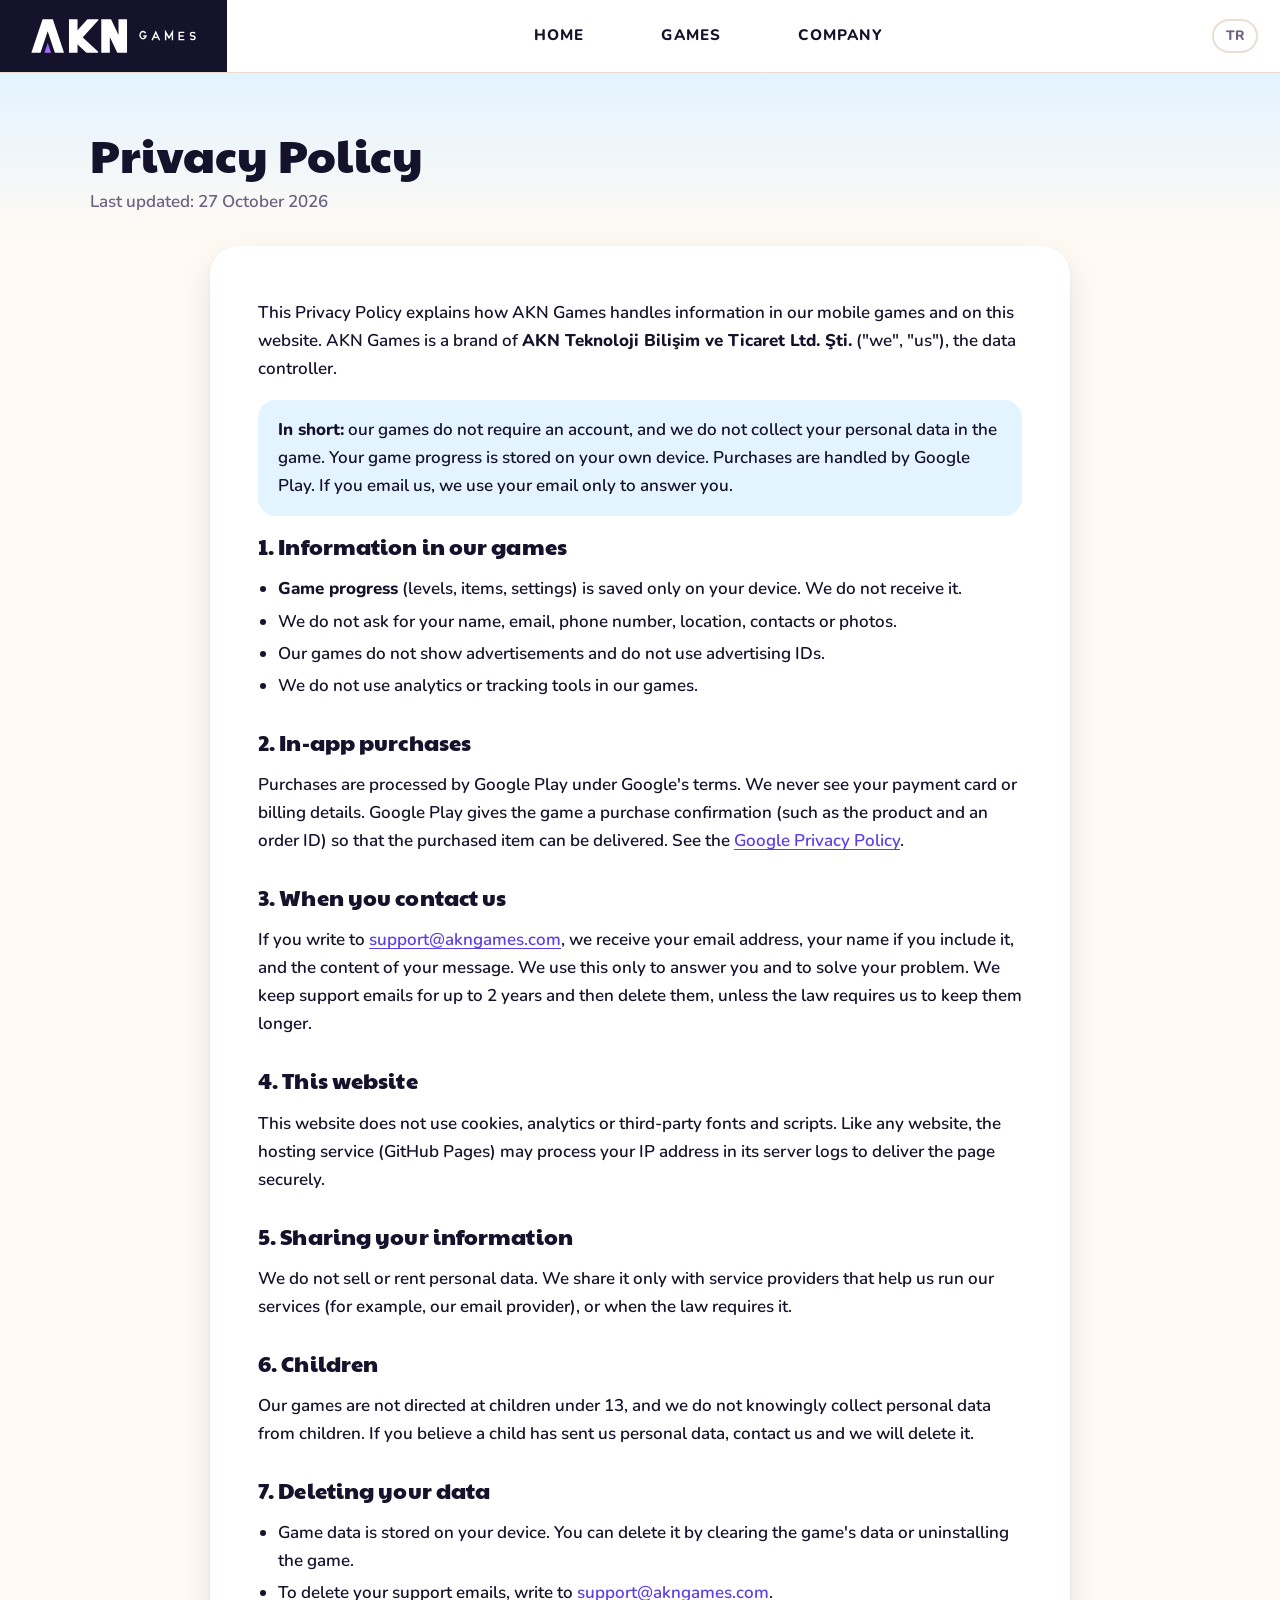
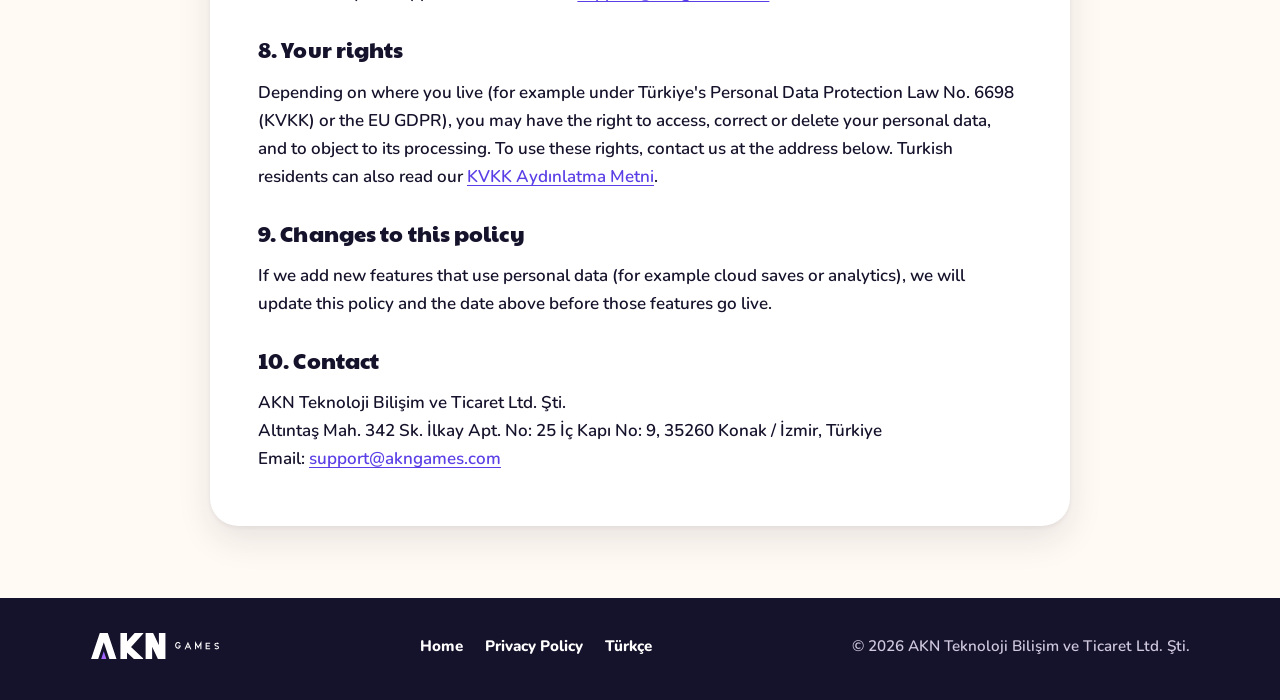
<file: privacy.html>
<!doctype html>
<html lang="en">
<head>
<meta charset="utf-8">
<meta name="viewport" content="width=device-width, initial-scale=1">
<title>Privacy Policy – AKN Games</title>
<meta name="description" content="Privacy Policy for AKN Games mobile games.">
<link rel="icon" href="favicon.svg" type="image/svg+xml">
<link rel="preload" href="fonts/paytone-one.woff2" as="font" type="font/woff2" crossorigin>
<link rel="stylesheet" href="style.css">
<link rel="alternate" hreflang="tr" href="https://akngames.com/tr/gizlilik.html">
</head>
<body>
<header class="nav">
  <a class="logo" href="index.html"><img src="img/logo-beyaz.svg" alt="AKN Games" width="204" height="44"></a>
  <nav aria-label="Main">
    <a href="index.html">Home</a>
    <a href="index.html#games">Games</a>
    <a href="index.html#company">Company</a>
  </nav>
  <div class="lang"><a href="tr/gizlilik.html" hreflang="tr" lang="tr">TR</a></div>
</header>

<section class="doc-top"><div class="wrap"><h1>Privacy Policy</h1><p class="date">Last updated: 27 October 2026</p></div></section>

<main class="doc">

  <p>This Privacy Policy explains how AKN Games handles information in our mobile games and on this website. AKN Games is a brand of <strong>AKN Teknoloji Bilişim ve Ticaret Ltd. Şti.</strong> ("we", "us"), the data controller.</p>

  <div class="box">
    <strong>In short:</strong> our games do not require an account, and we do not collect your personal data in the game. Your game progress is stored on your own device. Purchases are handled by Google Play. If you email us, we use your email only to answer you.
  </div>

  <h2>1. Information in our games</h2>
  <ul>
    <li><strong>Game progress</strong> (levels, items, settings) is saved only on your device. We do not receive it.</li>
    <li>We do not ask for your name, email, phone number, location, contacts or photos.</li>
    <li>Our games do not show advertisements and do not use advertising IDs.</li>
    <li>We do not use analytics or tracking tools in our games.</li>
  </ul>

  <h2>2. In-app purchases</h2>
  <p>Purchases are processed by Google Play under Google's terms. We never see your payment card or billing details. Google Play gives the game a purchase confirmation (such as the product and an order ID) so that the purchased item can be delivered. See the <a href="https://policies.google.com/privacy" rel="noopener">Google Privacy Policy</a>.</p>

  <h2>3. When you contact us</h2>
  <p>If you write to <a href="mailto:support@akngames.com">support@akngames.com</a>, we receive your email address, your name if you include it, and the content of your message. We use this only to answer you and to solve your problem. We keep support emails for up to 2 years and then delete them, unless the law requires us to keep them longer.</p>

  <h2>4. This website</h2>
  <p>This website does not use cookies, analytics or third-party fonts and scripts. Like any website, the hosting service (GitHub Pages) may process your IP address in its server logs to deliver the page securely.</p>

  <h2>5. Sharing your information</h2>
  <p>We do not sell or rent personal data. We share it only with service providers that help us run our services (for example, our email provider), or when the law requires it.</p>

  <h2>6. Children</h2>
  <p>Our games are not directed at children under 13, and we do not knowingly collect personal data from children. If you believe a child has sent us personal data, contact us and we will delete it.</p>

  <h2>7. Deleting your data</h2>
  <ul>
    <li>Game data is stored on your device. You can delete it by clearing the game's data or uninstalling the game.</li>
    <li>To delete your support emails, write to <a href="mailto:support@akngames.com">support@akngames.com</a>.</li>
  </ul>

  <h2>8. Your rights</h2>
  <p>Depending on where you live (for example under Türkiye's Personal Data Protection Law No. 6698 (KVKK) or the EU GDPR), you may have the right to access, correct or delete your personal data, and to object to its processing. To use these rights, contact us at the address below. Turkish residents can also read our <a href="tr/kvkk.html" lang="tr">KVKK Aydınlatma Metni</a>.</p>

  <h2>9. Changes to this policy</h2>
  <p>If we add new features that use personal data (for example cloud saves or analytics), we will update this policy and the date above before those features go live.</p>

  <h2>10. Contact</h2>
  <p>AKN Teknoloji Bilişim ve Ticaret Ltd. Şti.<br>Altıntaş Mah. 342 Sk. İlkay Apt. No: 25 İç Kapı No: 9, 35260 Konak / İzmir, Türkiye<br>Email: <a href="mailto:support@akngames.com">support@akngames.com</a></p>
</main>

<footer class="foot">
  <div class="wrap">
    <span class="foot-brand"><img src="img/logo-beyaz.svg" alt="AKN Games" width="148" height="32"></span>
    <nav aria-label="Footer"><a href="index.html">Home</a><a href="privacy.html">Privacy Policy</a><a href="tr/gizlilik.html">Türkçe</a></nav>
    <span>© 2026 AKN Teknoloji Bilişim ve Ticaret Ltd. Şti.</span>
  </div>
</footer>
</body>
</html>
</file>
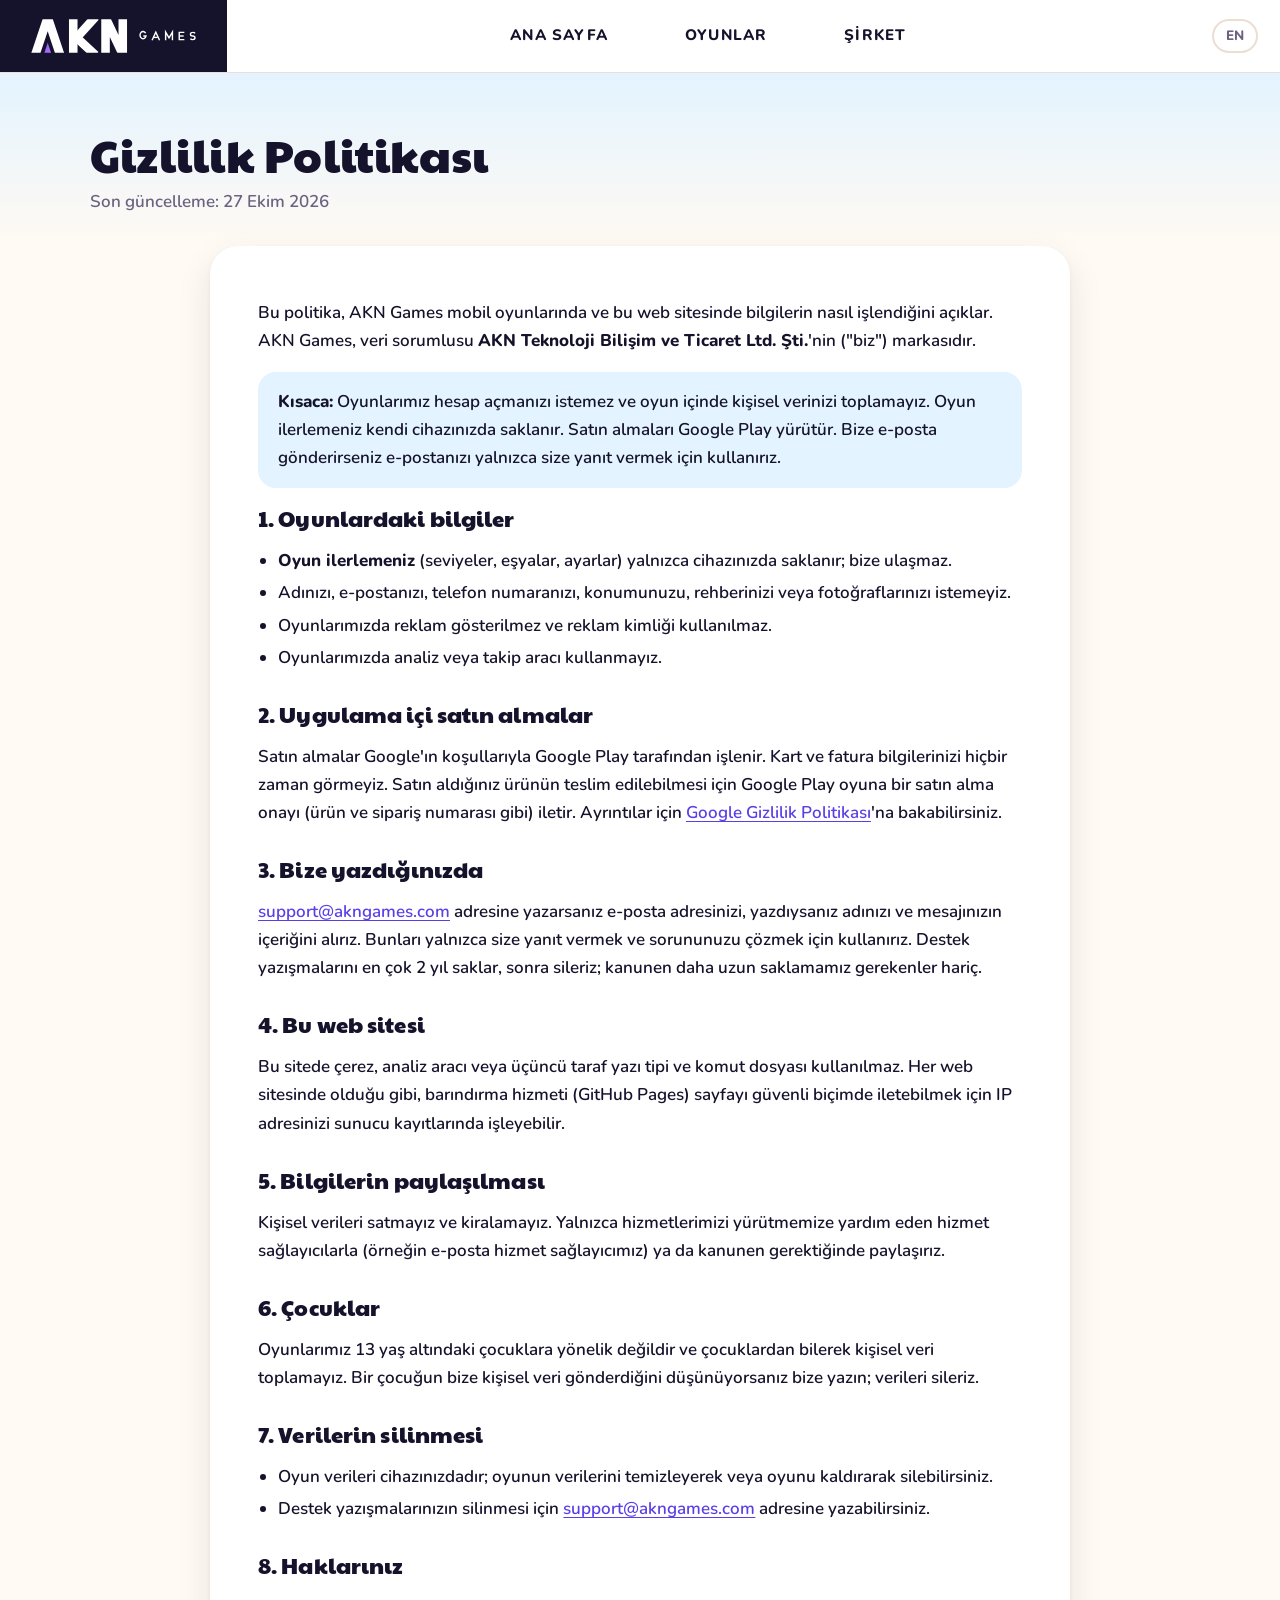
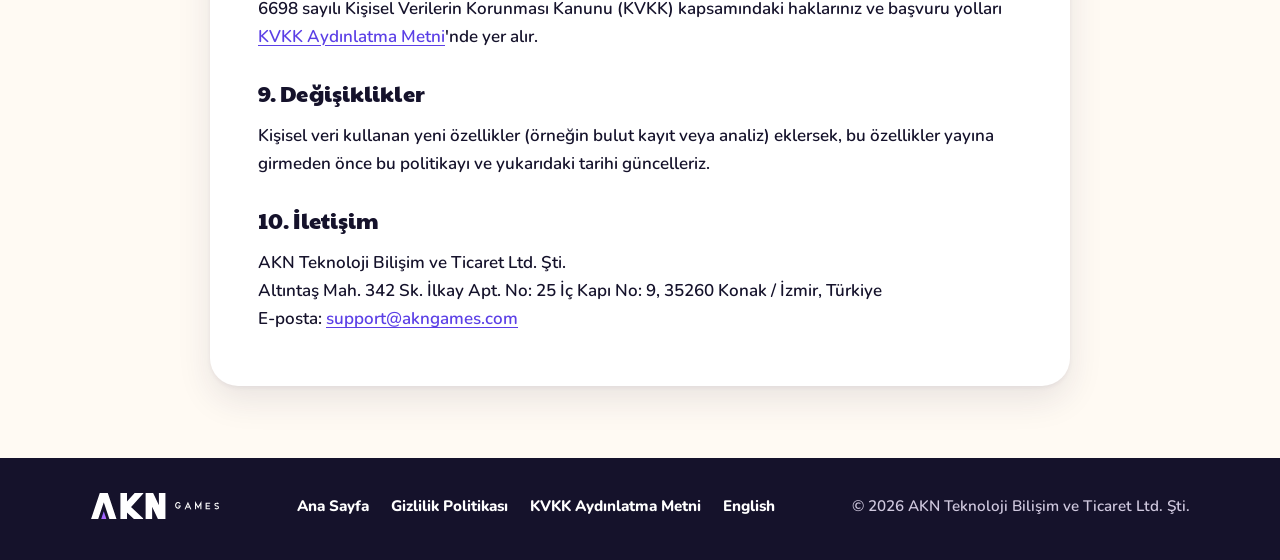
<file: tr/gizlilik.html>
<!doctype html>
<html lang="tr">
<head>
<meta charset="utf-8">
<meta name="viewport" content="width=device-width, initial-scale=1">
<title>Gizlilik Politikası – AKN Games</title>
<meta name="description" content="AKN Games mobil oyunları için gizlilik politikası.">
<link rel="icon" href="../favicon.svg" type="image/svg+xml">
<link rel="preload" href="../fonts/paytone-one.woff2" as="font" type="font/woff2" crossorigin>
<link rel="stylesheet" href="../style.css">
<link rel="alternate" hreflang="en" href="https://akngames.com/privacy.html">
</head>
<body>
<header class="nav">
  <a class="logo" href="index.html"><img src="../img/logo-beyaz.svg" alt="AKN Games" width="204" height="44"></a>
  <nav aria-label="Ana menü">
    <a href="index.html">Ana Sayfa</a>
    <a href="index.html#games">Oyunlar</a>
    <a href="index.html#company">Şirket</a>
  </nav>
  <div class="lang"><a href="../privacy.html" hreflang="en" lang="en">EN</a></div>
</header>

<section class="doc-top"><div class="wrap"><h1>Gizlilik Politikası</h1><p class="date">Son güncelleme: 27 Ekim 2026</p></div></section>

<main class="doc">

  <p>Bu politika, AKN Games mobil oyunlarında ve bu web sitesinde bilgilerin nasıl işlendiğini açıklar. AKN Games, veri sorumlusu <strong>AKN Teknoloji Bilişim ve Ticaret Ltd. Şti.</strong>'nin ("biz") markasıdır.</p>

  <div class="box">
    <strong>Kısaca:</strong> Oyunlarımız hesap açmanızı istemez ve oyun içinde kişisel verinizi toplamayız. Oyun ilerlemeniz kendi cihazınızda saklanır. Satın almaları Google Play yürütür. Bize e-posta gönderirseniz e-postanızı yalnızca size yanıt vermek için kullanırız.
  </div>

  <h2>1. Oyunlardaki bilgiler</h2>
  <ul>
    <li><strong>Oyun ilerlemeniz</strong> (seviyeler, eşyalar, ayarlar) yalnızca cihazınızda saklanır; bize ulaşmaz.</li>
    <li>Adınızı, e-postanızı, telefon numaranızı, konumunuzu, rehberinizi veya fotoğraflarınızı istemeyiz.</li>
    <li>Oyunlarımızda reklam gösterilmez ve reklam kimliği kullanılmaz.</li>
    <li>Oyunlarımızda analiz veya takip aracı kullanmayız.</li>
  </ul>

  <h2>2. Uygulama içi satın almalar</h2>
  <p>Satın almalar Google'ın koşullarıyla Google Play tarafından işlenir. Kart ve fatura bilgilerinizi hiçbir zaman görmeyiz. Satın aldığınız ürünün teslim edilebilmesi için Google Play oyuna bir satın alma onayı (ürün ve sipariş numarası gibi) iletir. Ayrıntılar için <a href="https://policies.google.com/privacy?hl=tr" rel="noopener">Google Gizlilik Politikası</a>'na bakabilirsiniz.</p>

  <h2>3. Bize yazdığınızda</h2>
  <p><a href="mailto:support@akngames.com">support@akngames.com</a> adresine yazarsanız e-posta adresinizi, yazdıysanız adınızı ve mesajınızın içeriğini alırız. Bunları yalnızca size yanıt vermek ve sorununuzu çözmek için kullanırız. Destek yazışmalarını en çok 2 yıl saklar, sonra sileriz; kanunen daha uzun saklamamız gerekenler hariç.</p>

  <h2>4. Bu web sitesi</h2>
  <p>Bu sitede çerez, analiz aracı veya üçüncü taraf yazı tipi ve komut dosyası kullanılmaz. Her web sitesinde olduğu gibi, barındırma hizmeti (GitHub Pages) sayfayı güvenli biçimde iletebilmek için IP adresinizi sunucu kayıtlarında işleyebilir.</p>

  <h2>5. Bilgilerin paylaşılması</h2>
  <p>Kişisel verileri satmayız ve kiralamayız. Yalnızca hizmetlerimizi yürütmemize yardım eden hizmet sağlayıcılarla (örneğin e-posta hizmet sağlayıcımız) ya da kanunen gerektiğinde paylaşırız.</p>

  <h2>6. Çocuklar</h2>
  <p>Oyunlarımız 13 yaş altındaki çocuklara yönelik değildir ve çocuklardan bilerek kişisel veri toplamayız. Bir çocuğun bize kişisel veri gönderdiğini düşünüyorsanız bize yazın; verileri sileriz.</p>

  <h2>7. Verilerin silinmesi</h2>
  <ul>
    <li>Oyun verileri cihazınızdadır; oyunun verilerini temizleyerek veya oyunu kaldırarak silebilirsiniz.</li>
    <li>Destek yazışmalarınızın silinmesi için <a href="mailto:support@akngames.com">support@akngames.com</a> adresine yazabilirsiniz.</li>
  </ul>

  <h2>8. Haklarınız</h2>
  <p>6698 sayılı Kişisel Verilerin Korunması Kanunu (KVKK) kapsamındaki haklarınız ve başvuru yolları <a href="kvkk.html">KVKK Aydınlatma Metni</a>'nde yer alır.</p>

  <h2>9. Değişiklikler</h2>
  <p>Kişisel veri kullanan yeni özellikler (örneğin bulut kayıt veya analiz) eklersek, bu özellikler yayına girmeden önce bu politikayı ve yukarıdaki tarihi güncelleriz.</p>

  <h2>10. İletişim</h2>
  <p>AKN Teknoloji Bilişim ve Ticaret Ltd. Şti.<br>Altıntaş Mah. 342 Sk. İlkay Apt. No: 25 İç Kapı No: 9, 35260 Konak / İzmir, Türkiye<br>E-posta: <a href="mailto:support@akngames.com">support@akngames.com</a></p>
</main>

<footer class="foot">
  <div class="wrap">
    <span class="foot-brand"><img src="../img/logo-beyaz.svg" alt="AKN Games" width="148" height="32"></span>
    <nav aria-label="Footer"><a href="index.html">Ana Sayfa</a><a href="gizlilik.html">Gizlilik Politikası</a><a href="kvkk.html">KVKK Aydınlatma Metni</a><a href="../privacy.html">English</a></nav>
    <span>© 2026 AKN Teknoloji Bilişim ve Ticaret Ltd. Şti.</span>
  </div>
</footer>
</body>
</html>
</file>
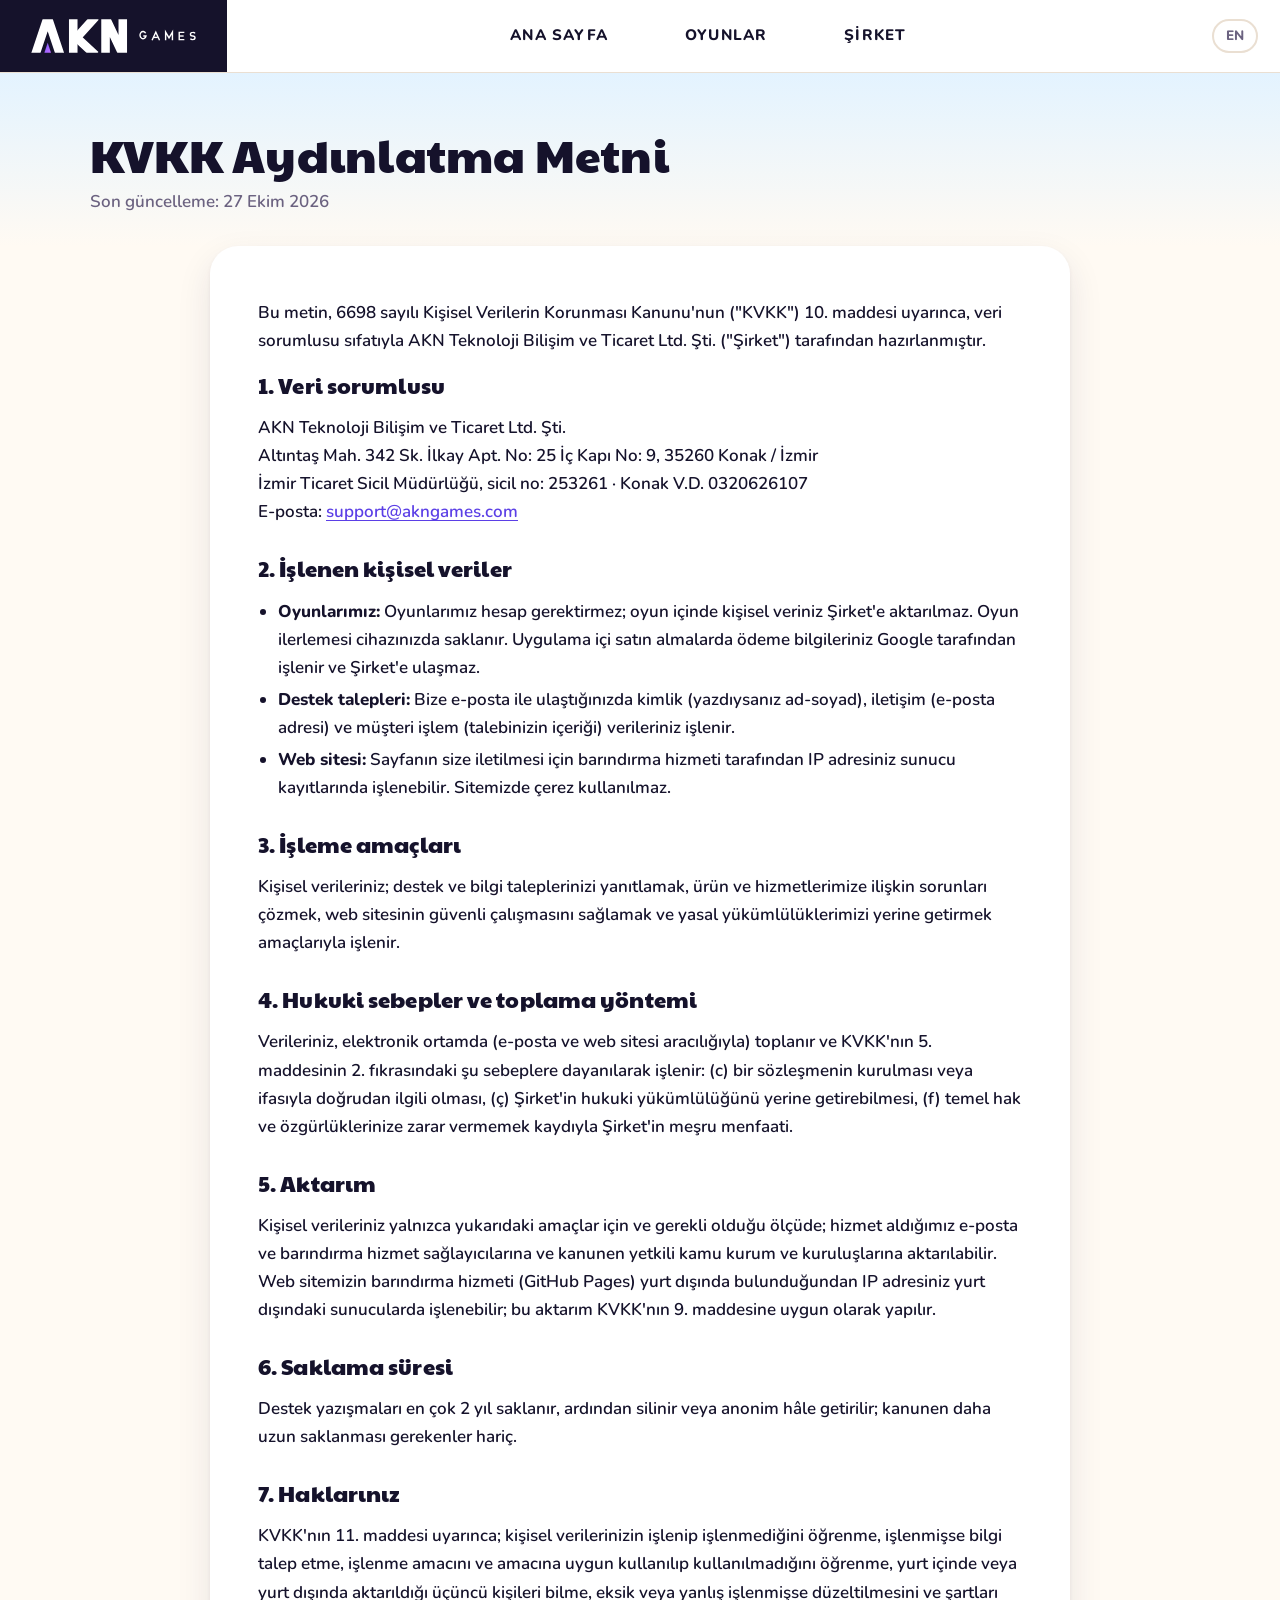
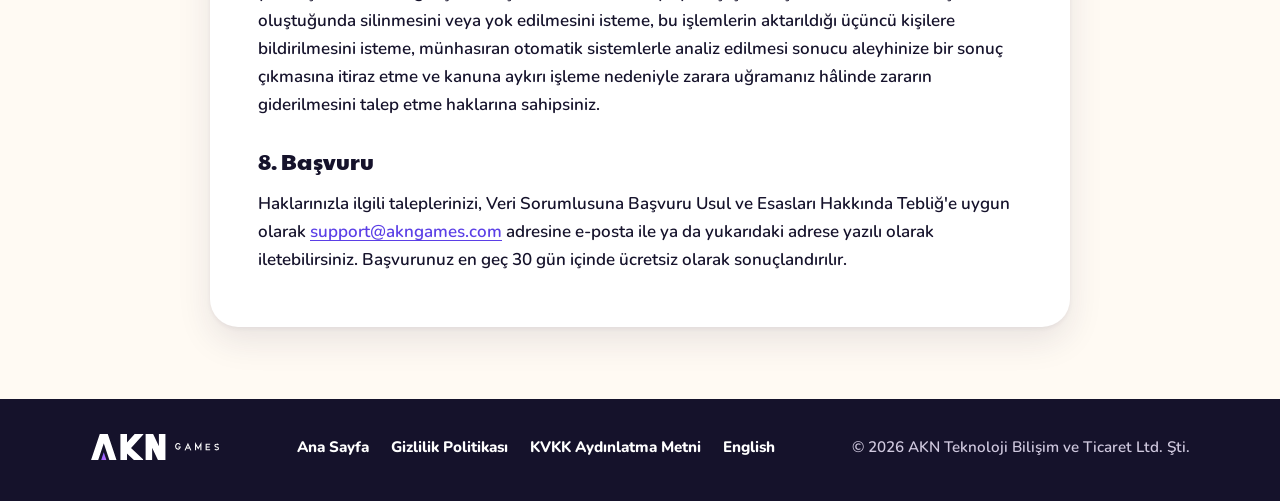
<file: tr/kvkk.html>
<!doctype html>
<html lang="tr">
<head>
<meta charset="utf-8">
<meta name="viewport" content="width=device-width, initial-scale=1">
<title>KVKK Aydınlatma Metni – AKN Games</title>
<meta name="description" content="6698 sayılı KVKK kapsamında aydınlatma metni.">
<link rel="icon" href="../favicon.svg" type="image/svg+xml">
<link rel="preload" href="../fonts/paytone-one.woff2" as="font" type="font/woff2" crossorigin>
<link rel="stylesheet" href="../style.css">
</head>
<body>
<header class="nav">
  <a class="logo" href="index.html"><img src="../img/logo-beyaz.svg" alt="AKN Games" width="204" height="44"></a>
  <nav aria-label="Ana menü">
    <a href="index.html">Ana Sayfa</a>
    <a href="index.html#games">Oyunlar</a>
    <a href="index.html#company">Şirket</a>
  </nav>
  <div class="lang"><a href="../privacy.html" hreflang="en" lang="en">EN</a></div>
</header>

<section class="doc-top"><div class="wrap"><h1>KVKK Aydınlatma Metni</h1><p class="date">Son güncelleme: 27 Ekim 2026</p></div></section>

<main class="doc">

  <p>Bu metin, 6698 sayılı Kişisel Verilerin Korunması Kanunu'nun ("KVKK") 10. maddesi uyarınca, veri sorumlusu sıfatıyla AKN Teknoloji Bilişim ve Ticaret Ltd. Şti. ("Şirket") tarafından hazırlanmıştır.</p>

  <h2>1. Veri sorumlusu</h2>
  <p>AKN Teknoloji Bilişim ve Ticaret Ltd. Şti.<br>Altıntaş Mah. 342 Sk. İlkay Apt. No: 25 İç Kapı No: 9, 35260 Konak / İzmir<br>İzmir Ticaret Sicil Müdürlüğü, sicil no: 253261 · Konak V.D. 0320626107<br>E-posta: <a href="mailto:support@akngames.com">support@akngames.com</a></p>

  <h2>2. İşlenen kişisel veriler</h2>
  <ul>
    <li><strong>Oyunlarımız:</strong> Oyunlarımız hesap gerektirmez; oyun içinde kişisel veriniz Şirket'e aktarılmaz. Oyun ilerlemesi cihazınızda saklanır. Uygulama içi satın almalarda ödeme bilgileriniz Google tarafından işlenir ve Şirket'e ulaşmaz.</li>
    <li><strong>Destek talepleri:</strong> Bize e-posta ile ulaştığınızda kimlik (yazdıysanız ad-soyad), iletişim (e-posta adresi) ve müşteri işlem (talebinizin içeriği) verileriniz işlenir.</li>
    <li><strong>Web sitesi:</strong> Sayfanın size iletilmesi için barındırma hizmeti tarafından IP adresiniz sunucu kayıtlarında işlenebilir. Sitemizde çerez kullanılmaz.</li>
  </ul>

  <h2>3. İşleme amaçları</h2>
  <p>Kişisel verileriniz; destek ve bilgi taleplerinizi yanıtlamak, ürün ve hizmetlerimize ilişkin sorunları çözmek, web sitesinin güvenli çalışmasını sağlamak ve yasal yükümlülüklerimizi yerine getirmek amaçlarıyla işlenir.</p>

  <h2>4. Hukuki sebepler ve toplama yöntemi</h2>
  <p>Verileriniz, elektronik ortamda (e-posta ve web sitesi aracılığıyla) toplanır ve KVKK'nın 5. maddesinin 2. fıkrasındaki şu sebeplere dayanılarak işlenir: (c) bir sözleşmenin kurulması veya ifasıyla doğrudan ilgili olması, (ç) Şirket'in hukuki yükümlülüğünü yerine getirebilmesi, (f) temel hak ve özgürlüklerinize zarar vermemek kaydıyla Şirket'in meşru menfaati.</p>

  <h2>5. Aktarım</h2>
  <p>Kişisel verileriniz yalnızca yukarıdaki amaçlar için ve gerekli olduğu ölçüde; hizmet aldığımız e-posta ve barındırma hizmet sağlayıcılarına ve kanunen yetkili kamu kurum ve kuruluşlarına aktarılabilir. Web sitemizin barındırma hizmeti (GitHub Pages) yurt dışında bulunduğundan IP adresiniz yurt dışındaki sunucularda işlenebilir; bu aktarım KVKK'nın 9. maddesine uygun olarak yapılır.</p>

  <h2>6. Saklama süresi</h2>
  <p>Destek yazışmaları en çok 2 yıl saklanır, ardından silinir veya anonim hâle getirilir; kanunen daha uzun saklanması gerekenler hariç.</p>

  <h2>7. Haklarınız</h2>
  <p>KVKK'nın 11. maddesi uyarınca; kişisel verilerinizin işlenip işlenmediğini öğrenme, işlenmişse bilgi talep etme, işlenme amacını ve amacına uygun kullanılıp kullanılmadığını öğrenme, yurt içinde veya yurt dışında aktarıldığı üçüncü kişileri bilme, eksik veya yanlış işlenmişse düzeltilmesini ve şartları oluştuğunda silinmesini veya yok edilmesini isteme, bu işlemlerin aktarıldığı üçüncü kişilere bildirilmesini isteme, münhasıran otomatik sistemlerle analiz edilmesi sonucu aleyhinize bir sonuç çıkmasına itiraz etme ve kanuna aykırı işleme nedeniyle zarara uğramanız hâlinde zararın giderilmesini talep etme haklarına sahipsiniz.</p>

  <h2>8. Başvuru</h2>
  <p>Haklarınızla ilgili taleplerinizi, Veri Sorumlusuna Başvuru Usul ve Esasları Hakkında Tebliğ'e uygun olarak <a href="mailto:support@akngames.com">support@akngames.com</a> adresine e-posta ile ya da yukarıdaki adrese yazılı olarak iletebilirsiniz. Başvurunuz en geç 30 gün içinde ücretsiz olarak sonuçlandırılır.</p>
</main>

<footer class="foot">
  <div class="wrap">
    <span class="foot-brand"><img src="../img/logo-beyaz.svg" alt="AKN Games" width="148" height="32"></span>
    <nav aria-label="Footer"><a href="index.html">Ana Sayfa</a><a href="gizlilik.html">Gizlilik Politikası</a><a href="kvkk.html">KVKK Aydınlatma Metni</a><a href="../privacy.html">English</a></nav>
    <span>© 2026 AKN Teknoloji Bilişim ve Ticaret Ltd. Şti.</span>
  </div>
</footer>
</body>
</html>
</file>
<file: style.css>
/* AKN Games sitesi. Duzen higgsgame.com orneginden (renkli logo blogu + sade menu, tam genislik oyun gorseli,
   "Featured Game" satiri, sirket ve iletisim). Yazi tipleri oyundakiyle ayni ve sitede barinir (ucuncu tarafa istek yok). */
@font-face { font-family: "Paytone One"; src: url("fonts/paytone-one.woff2") format("woff2"); font-weight: 400; font-display: swap; }
@font-face { font-family: "Nunito"; src: url("fonts/nunito-600.woff2") format("woff2"); font-weight: 600; font-display: swap; }
@font-face { font-family: "Nunito"; src: url("fonts/nunito-800.woff2") format("woff2"); font-weight: 800; font-display: swap; }

:root {
  --brand: #7b5cff;
  --brand-dark: #5b3fe6;
  --sky: #3fa9f5;
  --sky-soft: #e3f3ff;
  --sun: #ffc83a;
  --leaf: #2fbf71;
  --leaf-dark: #1f9a58;
  --ink: #15122b;
  --muted: #6b6280;
  --bg: #fffaf3;
  --soft: #f6efe5;
  --card: #ffffff;
  --line: #eadfd2;
  --radius: 22px;
  --shadow: 0 2px 4px rgba(43, 33, 64, .06), 0 14px 34px rgba(43, 33, 64, .10);
  --display: "Paytone One", "Arial Rounded MT Bold", "Segoe UI", system-ui, sans-serif;
  --body: "Nunito", "Segoe UI", system-ui, -apple-system, Roboto, Arial, sans-serif;
}
* { box-sizing: border-box; }
html { scroll-behavior: smooth; -webkit-text-size-adjust: 100%; }
body { margin: 0; background: var(--bg); color: var(--ink); font: 600 17px/1.65 var(--body); }
img { max-width: 100%; display: block; }
a { color: var(--brand-dark); text-underline-offset: 3px; }
a:focus-visible, .btn:focus-visible { outline: 3px solid var(--sky); outline-offset: 3px; border-radius: 10px; }
h1, h2, h3 { font-family: var(--display); font-weight: 400; line-height: 1.12; margin: 0; letter-spacing: .005em; }
.wrap { max-width: 1140px; margin: 0 auto; padding: 0 20px; }

/* ---------------------------------------------------------------- ust menu */
.nav { position: sticky; top: 0; z-index: 20; display: flex; align-items: stretch; background: #fff; box-shadow: 0 1px 0 var(--line); }
.logo { display: flex; align-items: center; background: var(--ink); text-decoration: none; padding: 0 30px; min-height: 72px; }
.logo img { height: 36px; width: auto; }
.nav nav { flex: 1; display: flex; align-items: center; justify-content: center; gap: clamp(18px, 6vw, 90px); padding: 0 16px; }
.nav nav a { color: var(--ink); text-decoration: none; font-weight: 800; font-size: .95rem; letter-spacing: .08em; text-transform: uppercase; }
.nav nav a:hover, .nav nav a[aria-current="page"] { color: var(--brand); }
.lang { display: flex; align-items: center; padding: 0 22px; }
.lang a { color: var(--muted); font-weight: 800; font-size: .85rem; text-decoration: none; border: 2px solid var(--line); border-radius: 999px; padding: 4px 12px; }
.lang a:hover { border-color: var(--brand); color: var(--brand); }

/* ---------------------------------------------------------------- ana banner (kayan) */
.slider { position: relative; overflow: hidden; background: #cfe9ff; }
.slides { position: relative; height: clamp(460px, 40vw, 680px); }
.slide { position: absolute; inset: 0; opacity: 0; visibility: hidden; transition: opacity .8s ease, visibility .8s; }
.slide.on { opacity: 1; visibility: visible; }
.slide > img { position: absolute; inset: 0; width: 100%; height: 100%; object-fit: cover; object-position: 70% 0%; }   /* ust kirpilmasin: Ella'nin topuzu */
.slide::after { content: ""; position: absolute; inset: 0; pointer-events: none;
  background: linear-gradient(90deg, rgba(255, 250, 243, .94) 0%, rgba(255, 250, 243, .78) 30%, rgba(255, 250, 243, 0) 56%); }
.slide-txt { position: relative; z-index: 2; height: 100%; display: flex; flex-direction: column; justify-content: center; align-items: flex-start; }
.slide-txt > * { max-width: 470px; }
.game-logo { width: min(250px, 60%); height: auto; margin: 0 0 8px -6px; filter: drop-shadow(0 10px 16px rgba(21, 18, 43, .18)); }
.slide h1 { font-size: clamp(1.8rem, 3.2vw, 2.7rem); margin: 0 0 10px; text-wrap: balance; }
.slide p { color: var(--muted); font-size: 1.12rem; margin: 0 0 24px; }
.slider-badge { position: absolute; z-index: 5; top: 22px; right: 26px; margin: 0; }
.arrow { position: absolute; z-index: 5; top: 50%; transform: translateY(-50%); width: 48px; height: 48px; border: 0; border-radius: 50%;
  background: rgba(255, 255, 255, .85); color: var(--ink); font-size: 2rem; line-height: 1; cursor: pointer; box-shadow: var(--shadow); }
.arrow:hover { background: #fff; }
.arrow:focus-visible, .dots button:focus-visible { outline: 3px solid var(--brand); outline-offset: 3px; }
.prev { left: 14px; }
.next { right: 14px; }
.dots { position: absolute; z-index: 5; left: 0; right: 0; bottom: 18px; display: flex; justify-content: center; gap: 10px; }
.dots button { width: 12px; height: 12px; padding: 0; border: 2px solid #fff; border-radius: 50%; background: rgba(255, 255, 255, .5); cursor: pointer; box-shadow: 0 1px 4px rgba(0, 0, 0, .25); }
.dots button[aria-current="true"] { background: var(--brand); border-color: #fff; width: 28px; border-radius: 999px; }
.eyebrow { display: inline-block; font-weight: 800; font-size: .85rem; letter-spacing: .14em; text-transform: uppercase; color: var(--brand-dark); background: #fff; border-radius: 999px; padding: 6px 14px; box-shadow: var(--shadow); margin-bottom: 18px; }
.actions { display: flex; flex-wrap: wrap; gap: 14px; align-items: center; }

/* oyun dugmeleri (oyundaki yesil dugme gibi) */
.btn { display: inline-flex; align-items: center; gap: 10px; text-decoration: none; font-weight: 800; font-size: 1rem; border-radius: 999px; padding: 13px 26px; transition: transform .15s ease; }
.btn:hover { transform: translateY(-2px); }
.btn-play { color: #fff; background: linear-gradient(135deg, #7b5cff, #b06bff); box-shadow: 0 5px 0 var(--brand-dark), 0 10px 22px rgba(91, 63, 230, .35); text-shadow: 0 1px 0 rgba(0, 0, 0, .18); }
/* resmi Google Play rozeti (play.google.com'dan); png'lerin kendi bosluklari negatif kenarla siliniyor, gorunen boy 58 px */
.gp-badge { display: inline-flex; line-height: 0; border-radius: 12px; transition: transform .15s ease; }
a.gp-badge:hover { transform: translateY(-2px); }
.gp-badge img { height: 86px; width: auto; margin: -14px; }
.gp-badge.tr img { height: 76px; margin: -9px 0; }
.store { display: flex; flex-wrap: wrap; align-items: center; gap: 14px; margin-top: 6px; }
.store-soon { font-weight: 800; font-size: .8rem; letter-spacing: .1em; text-transform: uppercase; color: var(--brand-dark); background: #efeaff; border-radius: 999px; padding: 6px 12px; }
.btn-light { color: var(--ink); background: #fff; box-shadow: 0 5px 0 var(--line), 0 10px 22px rgba(43, 33, 64, .10); }


/* ---------------------------------------------------------------- bolumler */
section.block { padding: 88px 0; }
.head { text-align: center; margin: 0 auto 48px; max-width: 720px; }
.head .sub { display: block; font-weight: 800; color: var(--muted); font-size: 1.15rem; margin-bottom: 6px; }
.head h2 { font-size: clamp(2.1rem, 5vw, 3.2rem); }
.head p { color: var(--muted); margin: 14px 0 0; }

/* one cikan oyun satiri */
.game { display: grid; grid-template-columns: .9fr 1.1fr; align-items: center; gap: 56px; background: var(--card); border-radius: 32px; padding: 48px; box-shadow: var(--shadow); }
.phone { position: relative; justify-self: center; width: min(290px, 100%); aspect-ratio: 9 / 19; border-radius: 44px; background: #1e1b2b; padding: 12px; box-shadow: 0 30px 60px rgba(43, 33, 64, .30); transform: rotate(-4deg); }
.phone::before { content: ""; position: absolute; top: 18px; left: 50%; width: 10px; height: 10px; transform: translateX(-50%); background: #1e1b2b; border-radius: 50%; z-index: 2; }
.phone img { width: 100%; height: 100%; object-fit: cover; object-position: center top; border-radius: 34px; }
.game-title { display: flex; align-items: center; gap: 16px; margin-bottom: 12px; }
.game-title img { width: 76px; height: 76px; border-radius: 20px; box-shadow: 0 8px 18px rgba(43, 33, 64, .2); }
.game-title h3 { font-size: clamp(1.7rem, 3.6vw, 2.5rem); }
.tag { display: inline-block; font-weight: 800; font-size: .8rem; letter-spacing: .1em; text-transform: uppercase; color: var(--leaf-dark); background: #e2f8ec; border-radius: 999px; padding: 4px 12px; margin-bottom: 8px; }
.game p { color: var(--muted); font-size: 1.08rem; margin: 0 0 18px; }
.points { list-style: none; padding: 0; margin: 0 0 26px; display: grid; gap: 10px; }
.points li { display: flex; align-items: center; gap: 12px; font-weight: 800; }
.points img { width: 44px; height: 44px; flex: none; }

/* ozellik kartlari */
.features { display: grid; grid-template-columns: repeat(3, 1fr); gap: 22px; margin-top: 30px; }
.feature { background: var(--card); border-radius: var(--radius); box-shadow: var(--shadow); overflow: hidden; }
.feature .pic { height: 210px; display: grid; place-items: center; background: linear-gradient(180deg, var(--sky-soft), #fff6ea); }
.feature .pic img { max-height: 190px; width: auto; }
.feature .pic.room { background: linear-gradient(180deg, #fbede2, #f3e4d0); }
.feature .pic.pair { position: relative; display: block; overflow: hidden; }
.feature .pic.pair img { position: absolute; bottom: 0; height: 196px; width: auto; max-height: none; }
.feature .pic.pair .e { left: 12%; z-index: 2; filter: drop-shadow(0 6px 12px rgba(21, 18, 43, .18)); }
.feature .pic.pair .g { right: 8%; height: 182px; }
.feature .pic.items { display: grid; grid-template-columns: repeat(3, 76px); gap: 8px; justify-content: center; align-content: center; }
.feature .pic.items img { width: 76px; height: 76px; }
.feature .txt { padding: 22px 24px 26px; }
.feature h3 { font-size: 1.35rem; margin-bottom: 6px; }
.feature p { margin: 0; color: var(--muted); }

/* hikaye seridi */
.story-block { padding-top: 0; }
.story { display: grid; grid-template-columns: repeat(4, 1fr); gap: 18px; }
.story figure { margin: 0; position: relative; border-radius: var(--radius); overflow: hidden; box-shadow: var(--shadow); background: #222; }
.story img { width: 100%; aspect-ratio: 9 / 15; object-fit: cover; object-position: center 40%; }
.story figcaption { position: absolute; left: 0; right: 0; bottom: 0; padding: 40px 16px 16px; color: #fff; font-weight: 800; line-height: 1.3;
  background: linear-gradient(180deg, rgba(20, 14, 30, 0), rgba(20, 14, 30, .82)); }
.story figcaption b { display: inline-grid; place-items: center; width: 28px; height: 28px; margin-right: 8px; border-radius: 50%; background: var(--sun); color: var(--ink); font-size: .9rem; }

/* sirket */
.company { background: linear-gradient(180deg, var(--sky-soft), var(--bg)); }
.about { display: grid; grid-template-columns: 1.2fr .8fr; gap: 28px; align-items: start; }
.about .card { background: var(--card); border-radius: var(--radius); box-shadow: var(--shadow); padding: 34px; }
.about h3 { font-size: 1.6rem; margin-bottom: 10px; }
.about p { color: var(--muted); margin: 0 0 14px; }
.about address { font-style: normal; color: var(--muted); margin-bottom: 18px; }
.stats { display: flex; flex-wrap: wrap; gap: 12px; margin-top: 18px; }
.stats span { background: var(--soft); border-radius: 999px; padding: 6px 14px; font-weight: 800; font-size: .9rem; }

/* ---------------------------------------------------------------- alt bilgi */
footer.foot { background: var(--ink); color: #cfc8de; font-size: .95rem; }
footer.foot .wrap { display: flex; flex-wrap: wrap; justify-content: space-between; align-items: center; gap: 18px; padding-top: 34px; padding-bottom: 40px; }
footer.foot nav { display: flex; flex-wrap: wrap; gap: 8px 22px; }
footer.foot a { color: #fff; text-decoration: none; font-weight: 800; }
footer.foot a:hover { color: #c9b8ff; }
.foot-brand { display: flex; align-items: center; }
.foot-brand img { height: 28px; width: auto; }

/* ---------------------------------------------------------------- metin sayfalari */
.doc-top { background: linear-gradient(180deg, var(--sky-soft), var(--bg)); padding: 56px 0 30px; }
.doc-top h1 { font-size: clamp(2rem, 5vw, 2.9rem); }
.doc-top .date { color: var(--muted); margin: 8px 0 0; }
main.doc { max-width: 860px; margin: 0 auto 72px; padding: 36px clamp(20px, 5vw, 48px); background: var(--card); border-radius: 28px; box-shadow: var(--shadow); }
main.doc h2 { font-family: var(--display); font-size: 1.35rem; margin: 30px 0 8px; }
main.doc h2:first-of-type { margin-top: 18px; }
main.doc ul { padding-left: 1.2em; }
main.doc li { margin: 4px 0; }
.box { background: var(--sky-soft); border-radius: 18px; padding: 16px 20px; }

/* ---------------------------------------------------------------- telefon ve tablet */
@media (max-width: 760px) {
  .slides { height: auto; }
  .slide { position: absolute; }
  .slide.on { position: relative; }
  .slide > img { position: relative; height: auto; aspect-ratio: 4 / 3; object-position: 78% 50%; }
  .slide::after { display: none; }
  .slide-txt { height: auto; padding-top: 6px; padding-bottom: 54px; align-items: center; text-align: center; background: var(--bg); }
  .slide-txt > * { max-width: 520px; }
  .game-logo { width: 190px; margin: -110px auto 4px; }
  .slide .actions { justify-content: center; }
  .slider-badge { top: 12px; right: 12px; font-size: .72rem; padding: 4px 10px; }
  .arrow { top: 34%; width: 40px; height: 40px; font-size: 1.6rem; }
  .dots { bottom: 16px; }
}
@media (max-width: 920px) {
  .game, .about { grid-template-columns: 1fr; }
  .game { padding: 36px 24px; gap: 40px; }
  .features { grid-template-columns: 1fr; max-width: 480px; margin-left: auto; margin-right: auto; }
  .story { grid-template-columns: repeat(2, 1fr); }
}
@media (max-width: 640px) {
  body { font-size: 16px; }
  .nav { flex-wrap: wrap; }
  .logo { flex: 1; min-height: 60px; padding: 0 18px; }
  .logo img { height: 30px; }
  .lang { padding: 0 14px; background: var(--ink); }
  .lang a { color: #fff; border-color: rgba(255, 255, 255, .6); }
  .nav nav { flex-basis: 100%; order: 3; gap: 24px; padding: 10px 16px; }
  .phone { width: min(230px, 70%); }
  section.block { padding: 64px 0; }
}
@media (prefers-reduced-motion: reduce) {
  .slide { transition: none; }
  html { scroll-behavior: auto; }
  .btn, .gp-badge { transition: none; }
}
</file>
